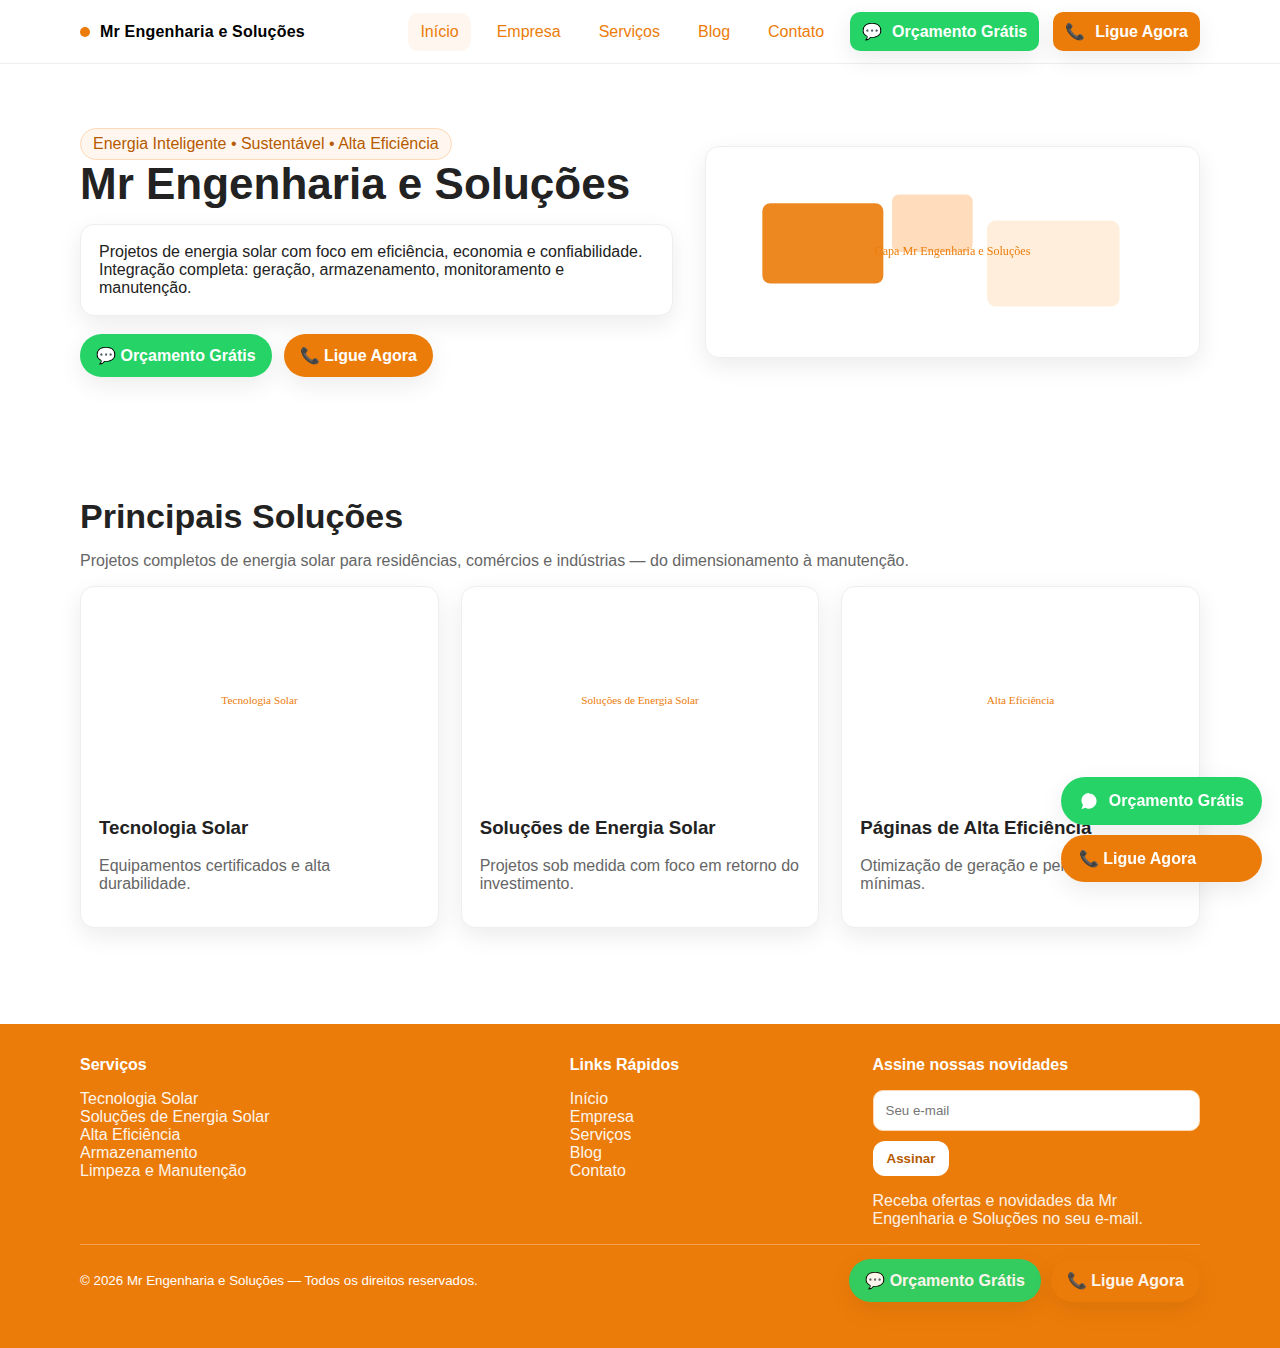
<file: index.html>
<!doctype html>
<html lang="pt-br">
<head>
  <meta charset="utf-8">
  <meta name="viewport" content="width=device-width, initial-scale=1">
  <title>Início — Mr Engenharia e Soluções</title>
  <meta name="description" content="Mr Engenharia e Soluções — Energia solar, tecnologia, alta eficiência, armazenamento e manutenção.">
  <link rel="stylesheet" href="assets/style.css">
</head>
<body>
  
<header class="header">
  <div class="container nav">
    <a class="brand" href="index.html" aria-label="Mr Engenharia e Soluções"><span class="dot"></span> Mr Engenharia e Soluções</a>
    <nav class="menu">
      <a href="index.html" style="background:#fff7ef">Início</a>
      <a href="empresa.html">Empresa</a>
      <a href="servicos.html">Serviços</a>
      <a href="blog.html">Blog</a>
      <a href="contato.html">Contato</a>
      <a class="cta-whats" href="https://api.whatsapp.com/send/?phone=5584997010017&text=Ol%C3%A1%2C%20vim%20pelo%20site%20da%20Mr%20Engenharia%20e%20Solu%C3%A7%C3%B5es%20e%20quero%20um%20or%C3%A7amento%20gr%C3%A1tis%21&type=phone_number&app_absent=0" target="_blank" rel="noopener"><span class="pulse">💬</span> Orçamento Grátis</a>
      <a class="cta-call" href="tel:+5584997010017"><span class="pulse">📞</span> Ligue Agora</a>
    </nav>
  </div>
</header>

  <main>
<section class="hero container">
  <div>
    <span class="badge">Energia Inteligente • Sustentável • Alta Eficiência</span>
    <h1>Mr Engenharia e Soluções</h1>
    <p class="card">Projetos de energia solar com foco em eficiência, economia e confiabilidade. Integração completa: geração, armazenamento, monitoramento e manutenção.</p>
    <div class="hero-cta">
      <a class="cta-whats" href="https://api.whatsapp.com/send/?phone=5584997010017&text=Ol%C3%A1%2C%20vim%20pelo%20site%20da%20Mr%20Engenharia%20e%20Solu%C3%A7%C3%B5es%20e%20quero%20um%20or%C3%A7amento%20gr%C3%A1tis%21&type=phone_number&app_absent=0" target="_blank" rel="noopener">💬 Orçamento Grátis</a>
      <a class="cta-call" href="tel:+5584997010017">📞 Ligue Agora</a>
    </div>
  </div>
  <div class="tilt"><img src="assets/images/hero.svg" alt="Capa Mr Engenharia e Soluções com efeito hover"></div>
</section>

<section class="section container">
  <h2>Principais Soluções</h2>
  <p>Projetos completos de energia solar para residências, comércios e indústrias — do dimensionamento à manutenção.</p>
  <div class="grid-3">
    <div class="card"><img src="assets/images/service1.svg" alt="Tecnologia Solar"><h3>Tecnologia Solar</h3><p>Equipamentos certificados e alta durabilidade.</p></div>
    <div class="card"><img src="assets/images/service2.svg" alt="Soluções de Energia Solar"><h3>Soluções de Energia Solar</h3><p>Projetos sob medida com foco em retorno do investimento.</p></div>
    <div class="card"><img src="assets/images/service3.svg" alt="Alta Eficiência"><h3>Páginas de Alta Eficiência</h3><p>Otimização de geração e perdas técnicas mínimas.</p></div>
  </div>
</section>
</main>
  
<section class="footer-top footer">
  <div class="container footer-cols">
    <div>
      <h4>Serviços</h4>
      <p><a href="servicos.html#tec">Tecnologia Solar</a><br>
      <a href="servicos.html#solucoes">Soluções de Energia Solar</a><br>
      <a href="servicos.html#eficiencia">Alta Eficiência</a><br>
      <a href="servicos.html#armazenamento">Armazenamento</a><br>
      <a href="servicos.html#limpeza">Limpeza e Manutenção</a></p>
    </div>
    <div>
      <h4>Links Rápidos</h4>
      <p><a href="index.html">Início</a><br>
      <a href="empresa.html">Empresa</a><br>
      <a href="servicos.html">Serviços</a><br>
      <a href="blog.html">Blog</a><br>
      <a href="contato.html">Contato</a></p>
    </div>
    <div>
      <h4>Assine nossas novidades</h4>
      <form id="subscribe-form">
        <input type="email" placeholder="Seu e-mail" required>
        <button type="submit">Assinar</button>
      </form>
      <p style="opacity:.9">Receba ofertas e novidades da Mr Engenharia e Soluções no seu e-mail.</p>
    </div>
  </div>
  <div class="container footer-bottom">
    <small>© <span data-year>2025</span> Mr Engenharia e Soluções — Todos os direitos reservados.</small>
    <div style="display:flex;gap:10px;align-items:center;flex-wrap:wrap">
      <a class="cta-whats" href="https://api.whatsapp.com/send/?phone=5584997010017&text=Ol%C3%A1%2C%20vim%20pelo%20site%20da%20Mr%20Engenharia%20e%20Solu%C3%A7%C3%B5es%20e%20quero%20um%20or%C3%A7amento%20gr%C3%A1tis%21&type=phone_number&app_absent=0" target="_blank" rel="noopener">💬 Orçamento Grátis</a>
      <a class="cta-call" href="tel:+5584997010017">📞 Ligue Agora</a>
    </div>
  </div>
</section>

<div class="float-wrap">
  <a class="float-btn float-whats" href="https://api.whatsapp.com/send/?phone=5584997010017&text=Ol%C3%A1%2C%20vim%20pelo%20site%20da%20Mr%20Engenharia%20e%20Solu%C3%A7%C3%B5es%20e%20quero%20um%20or%C3%A7amento%20gr%C3%A1tis%21&type=phone_number&app_absent=0" target="_blank" rel="noopener" aria-label="WhatsApp Orçamento Grátis">
    <svg viewBox="0 0 32 32" aria-hidden="true"><path d="M19.11 17.24c-.3-.15-1.76-.86-2.03-.96-.27-.1-.47-.15-.67.15-.2.3-.77.96-.95 1.16-.17.2-.35.22-.65.07-.3-.15-1.26-.46-2.4-1.47-.89-.79-1.49-1.77-1.67-2.07-.17-.3-.02-.46.13-.6.13-.13.3-.35.45-.52.15-.17.2-.3.3-.5.1-.2.05-.37-.02-.52-.07-.15-.67-1.62-.92-2.22-.24-.58-.49-.5-.67-.5-.17-.01-.37-.01-.57-.01-.2 0-.52.08-.79.37-.27.3-1.04 1.02-1.04 2.48 0 1.46 1.06 2.88 1.2 3.08.15.2 2.08 3.17 5.03 4.45.7.3 1.25.48 1.68.61.71.23 1.36.2 1.87.12.57-.08 1.76-.72 2.01-1.41.25-.69.25-1.28.17-1.41-.07-.13-.27-.2-.57-.35zM16.06 3C9.41 3 4 8.41 4 15.06c0 2.65.87 5.11 2.35 7.09L4 29l6.05-2.3a12.03 12.03 0 0 0 6.01 1.55C22.71 28.24 28.12 22.83 28.12 16.18 28.12 9.53 22.71 4.12 16.06 4.12z"/></svg>
    Orçamento Grátis
  </a>
  <a class="float-btn float-call" href="tel:+5584997010017" aria-label="Ligue Agora">📞 Ligue Agora</a>
</div>
<script src="assets/app.js"></script>

</body>
</html>
</file>
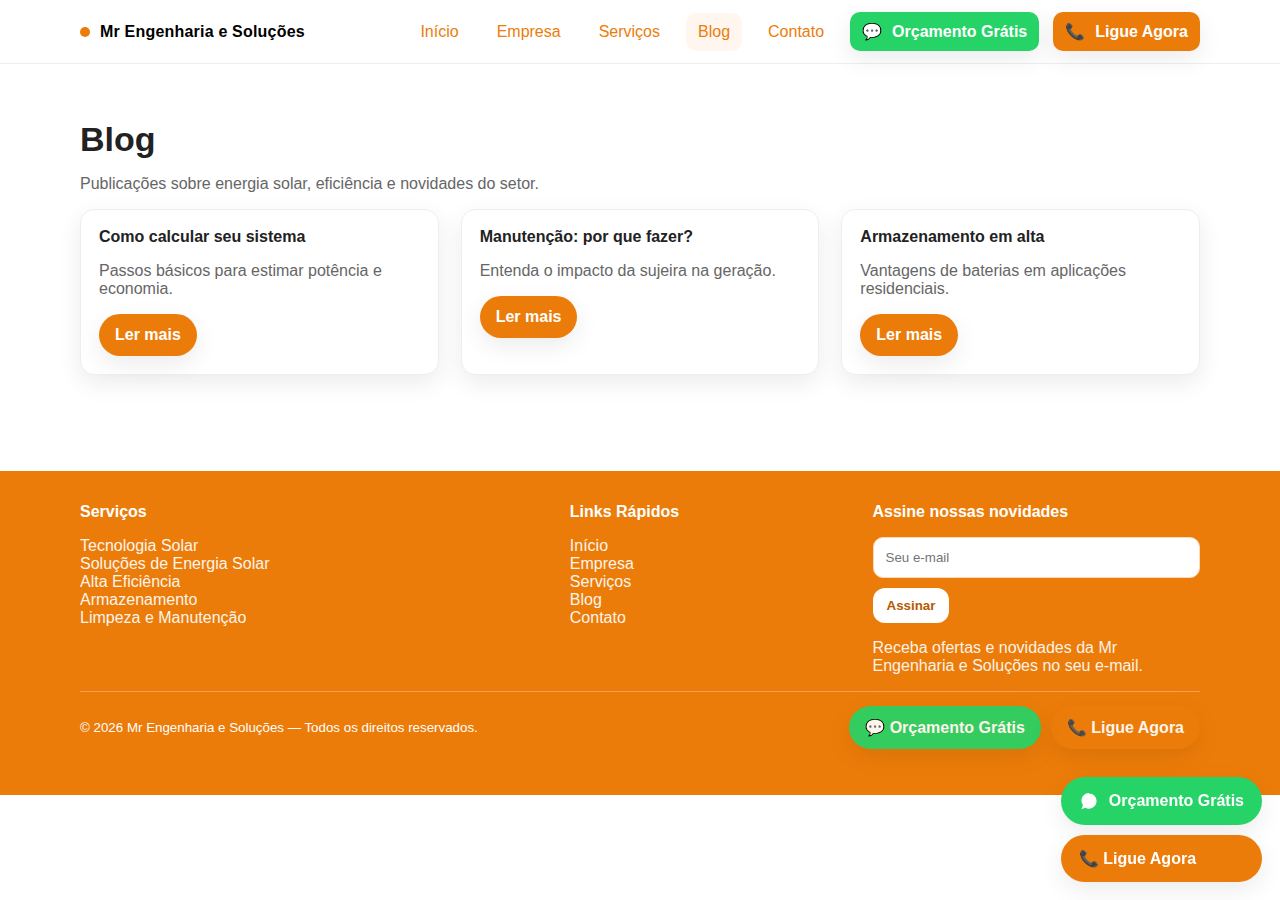
<file: blog.html>
<!doctype html>
<html lang="pt-br">
<head>
  <meta charset="utf-8">
  <meta name="viewport" content="width=device-width, initial-scale=1">
  <title>Blog — Mr Engenharia e Soluções</title>
  <meta name="description" content="Mr Engenharia e Soluções — Energia solar, tecnologia, alta eficiência, armazenamento e manutenção.">
  <link rel="stylesheet" href="assets/style.css">
</head>
<body>
  
<header class="header">
  <div class="container nav">
    <a class="brand" href="index.html" aria-label="Mr Engenharia e Soluções"><span class="dot"></span> Mr Engenharia e Soluções</a>
    <nav class="menu">
      <a href="index.html">Início</a>
      <a href="empresa.html">Empresa</a>
      <a href="servicos.html">Serviços</a>
      <a href="blog.html" style="background:#fff7ef">Blog</a>
      <a href="contato.html">Contato</a>
      <a class="cta-whats" href="https://api.whatsapp.com/send/?phone=5584997010017&text=Ol%C3%A1%2C%20vim%20pelo%20site%20da%20Mr%20Engenharia%20e%20Solu%C3%A7%C3%B5es%20e%20quero%20um%20or%C3%A7amento%20gr%C3%A1tis%21&type=phone_number&app_absent=0" target="_blank" rel="noopener"><span class="pulse">💬</span> Orçamento Grátis</a>
      <a class="cta-call" href="tel:+5584997010017"><span class="pulse">📞</span> Ligue Agora</a>
    </nav>
  </div>
</header>

  <main>
<section class="section container">
  <h2>Blog</h2>
  <p>Publicações sobre energia solar, eficiência e novidades do setor.</p>
  <div class="grid-3">
    <div class="card"><strong>Como calcular seu sistema</strong><p>Passos básicos para estimar potência e economia.</p><a class="cta-call" href="#">Ler mais</a></div>
    <div class="card"><strong>Manutenção: por que fazer?</strong><p>Entenda o impacto da sujeira na geração.</p><a class="cta-call" href="#">Ler mais</a></div>
    <div class="card"><strong>Armazenamento em alta</strong><p>Vantagens de baterias em aplicações residenciais.</p><a class="cta-call" href="#">Ler mais</a></div>
  </div>
</section>
</main>
  
<section class="footer-top footer">
  <div class="container footer-cols">
    <div>
      <h4>Serviços</h4>
      <p><a href="servicos.html#tec">Tecnologia Solar</a><br>
      <a href="servicos.html#solucoes">Soluções de Energia Solar</a><br>
      <a href="servicos.html#eficiencia">Alta Eficiência</a><br>
      <a href="servicos.html#armazenamento">Armazenamento</a><br>
      <a href="servicos.html#limpeza">Limpeza e Manutenção</a></p>
    </div>
    <div>
      <h4>Links Rápidos</h4>
      <p><a href="index.html">Início</a><br>
      <a href="empresa.html">Empresa</a><br>
      <a href="servicos.html">Serviços</a><br>
      <a href="blog.html">Blog</a><br>
      <a href="contato.html">Contato</a></p>
    </div>
    <div>
      <h4>Assine nossas novidades</h4>
      <form id="subscribe-form">
        <input type="email" placeholder="Seu e-mail" required>
        <button type="submit">Assinar</button>
      </form>
      <p style="opacity:.9">Receba ofertas e novidades da Mr Engenharia e Soluções no seu e-mail.</p>
    </div>
  </div>
  <div class="container footer-bottom">
    <small>© <span data-year>2025</span> Mr Engenharia e Soluções — Todos os direitos reservados.</small>
    <div style="display:flex;gap:10px;align-items:center;flex-wrap:wrap">
      <a class="cta-whats" href="https://api.whatsapp.com/send/?phone=5584997010017&text=Ol%C3%A1%2C%20vim%20pelo%20site%20da%20Mr%20Engenharia%20e%20Solu%C3%A7%C3%B5es%20e%20quero%20um%20or%C3%A7amento%20gr%C3%A1tis%21&type=phone_number&app_absent=0" target="_blank" rel="noopener">💬 Orçamento Grátis</a>
      <a class="cta-call" href="tel:+5584997010017">📞 Ligue Agora</a>
    </div>
  </div>
</section>

<div class="float-wrap">
  <a class="float-btn float-whats" href="https://api.whatsapp.com/send/?phone=5584997010017&text=Ol%C3%A1%2C%20vim%20pelo%20site%20da%20Mr%20Engenharia%20e%20Solu%C3%A7%C3%B5es%20e%20quero%20um%20or%C3%A7amento%20gr%C3%A1tis%21&type=phone_number&app_absent=0" target="_blank" rel="noopener" aria-label="WhatsApp Orçamento Grátis">
    <svg viewBox="0 0 32 32" aria-hidden="true"><path d="M19.11 17.24c-.3-.15-1.76-.86-2.03-.96-.27-.1-.47-.15-.67.15-.2.3-.77.96-.95 1.16-.17.2-.35.22-.65.07-.3-.15-1.26-.46-2.4-1.47-.89-.79-1.49-1.77-1.67-2.07-.17-.3-.02-.46.13-.6.13-.13.3-.35.45-.52.15-.17.2-.3.3-.5.1-.2.05-.37-.02-.52-.07-.15-.67-1.62-.92-2.22-.24-.58-.49-.5-.67-.5-.17-.01-.37-.01-.57-.01-.2 0-.52.08-.79.37-.27.3-1.04 1.02-1.04 2.48 0 1.46 1.06 2.88 1.2 3.08.15.2 2.08 3.17 5.03 4.45.7.3 1.25.48 1.68.61.71.23 1.36.2 1.87.12.57-.08 1.76-.72 2.01-1.41.25-.69.25-1.28.17-1.41-.07-.13-.27-.2-.57-.35zM16.06 3C9.41 3 4 8.41 4 15.06c0 2.65.87 5.11 2.35 7.09L4 29l6.05-2.3a12.03 12.03 0 0 0 6.01 1.55C22.71 28.24 28.12 22.83 28.12 16.18 28.12 9.53 22.71 4.12 16.06 4.12z"/></svg>
    Orçamento Grátis
  </a>
  <a class="float-btn float-call" href="tel:+5584997010017" aria-label="Ligue Agora">📞 Ligue Agora</a>
</div>
<script src="assets/app.js"></script>

</body>
</html>
</file>
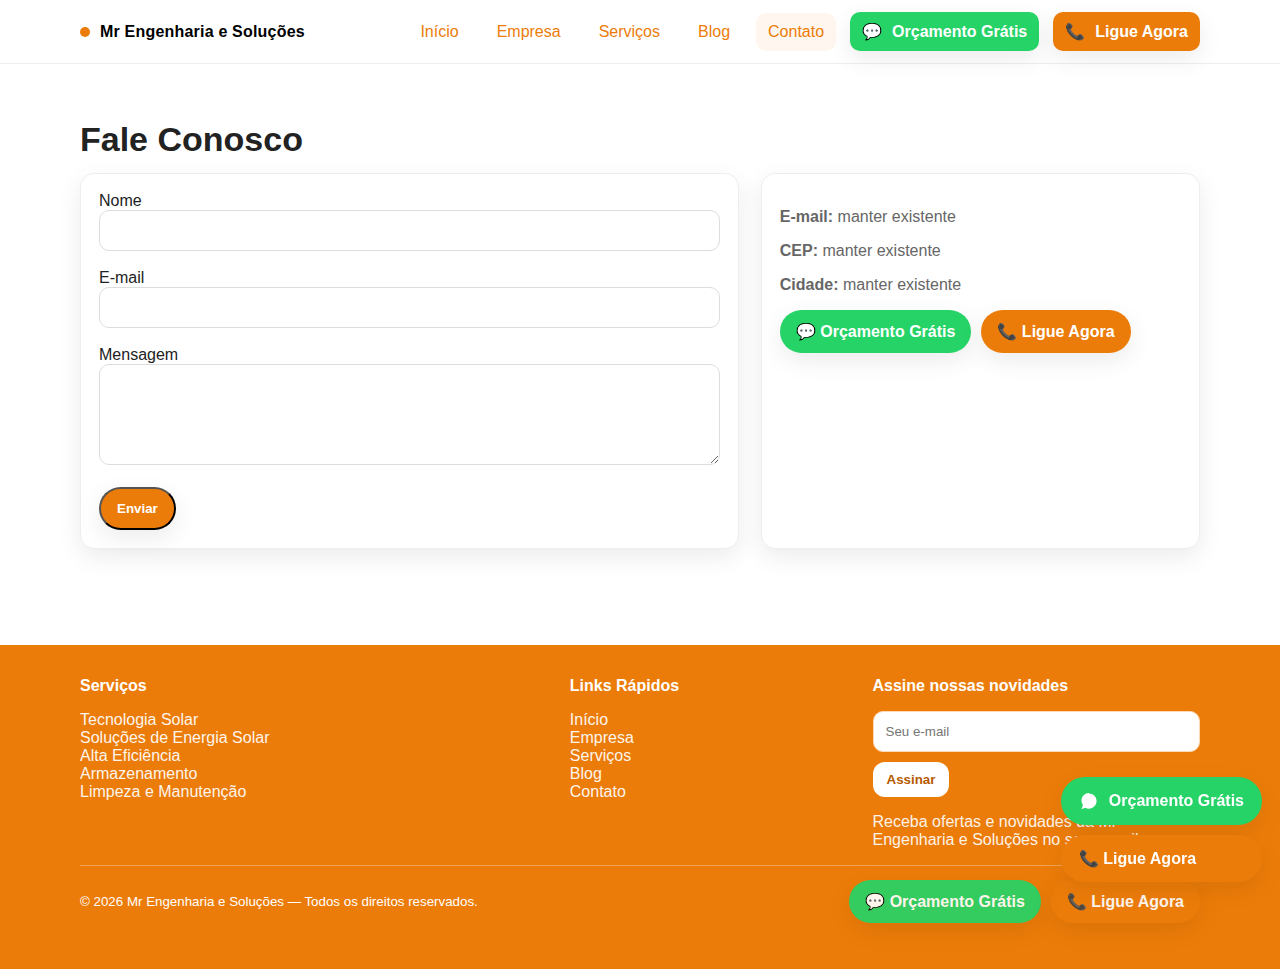
<file: contato.html>
<!doctype html>
<html lang="pt-br">
<head>
  <meta charset="utf-8">
  <meta name="viewport" content="width=device-width, initial-scale=1">
  <title>Contato — Mr Engenharia e Soluções</title>
  <meta name="description" content="Mr Engenharia e Soluções — Energia solar, tecnologia, alta eficiência, armazenamento e manutenção.">
  <link rel="stylesheet" href="assets/style.css">
</head>
<body>
  
<header class="header">
  <div class="container nav">
    <a class="brand" href="index.html" aria-label="Mr Engenharia e Soluções"><span class="dot"></span> Mr Engenharia e Soluções</a>
    <nav class="menu">
      <a href="index.html">Início</a>
      <a href="empresa.html">Empresa</a>
      <a href="servicos.html">Serviços</a>
      <a href="blog.html">Blog</a>
      <a href="contato.html" style="background:#fff7ef">Contato</a>
      <a class="cta-whats" href="https://api.whatsapp.com/send/?phone=5584997010017&text=Ol%C3%A1%2C%20vim%20pelo%20site%20da%20Mr%20Engenharia%20e%20Solu%C3%A7%C3%B5es%20e%20quero%20um%20or%C3%A7amento%20gr%C3%A1tis%21&type=phone_number&app_absent=0" target="_blank" rel="noopener"><span class="pulse">💬</span> Orçamento Grátis</a>
      <a class="cta-call" href="tel:+5584997010017"><span class="pulse">📞</span> Ligue Agora</a>
    </nav>
  </div>
</header>

  <main>
<section class="section container">
  <h2>Fale Conosco</h2>
  <div class="grid-3" style="grid-template-columns:1.2fr .8fr;">
    <form class="card" onsubmit="alert('Mensagem enviada!');return false;">
      <label>Nome<br><input required style="width:100%;padding:12px;border:1px solid #ddd;border-radius:10px"></label><br><br>
      <label>E-mail<br><input type="email" required style="width:100%;padding:12px;border:1px solid #ddd;border-radius:10px"></label><br><br>
      <label>Mensagem<br><textarea rows="5" required style="width:100%;padding:12px;border:1px solid #ddd;border-radius:10px"></textarea></label><br><br>
      <button class="cta-call" type="submit">Enviar</button>
    </form>
    <div class="card">
      <p><strong>E-mail:</strong> manter existente</p>
      <p><strong>CEP:</strong> manter existente</p>
      <p><strong>Cidade:</strong> manter existente</p>
      <p style="display:flex;gap:10px;flex-wrap:wrap">
        <a class="cta-whats" href="https://api.whatsapp.com/send/?phone=5584997010017&text=Ol%C3%A1%2C%20vim%20pelo%20site%20da%20Mr%20Engenharia%20e%20Solu%C3%A7%C3%B5es%20e%20quero%20um%20or%C3%A7amento%20gr%C3%A1tis%21&type=phone_number&app_absent=0" target="_blank" rel="noopener">💬 Orçamento Grátis</a>
        <a class="cta-call" href="tel:+5584997010017">📞 Ligue Agora</a>
      </p>
    </div>
  </div>
</section>
</main>
  
<section class="footer-top footer">
  <div class="container footer-cols">
    <div>
      <h4>Serviços</h4>
      <p><a href="servicos.html#tec">Tecnologia Solar</a><br>
      <a href="servicos.html#solucoes">Soluções de Energia Solar</a><br>
      <a href="servicos.html#eficiencia">Alta Eficiência</a><br>
      <a href="servicos.html#armazenamento">Armazenamento</a><br>
      <a href="servicos.html#limpeza">Limpeza e Manutenção</a></p>
    </div>
    <div>
      <h4>Links Rápidos</h4>
      <p><a href="index.html">Início</a><br>
      <a href="empresa.html">Empresa</a><br>
      <a href="servicos.html">Serviços</a><br>
      <a href="blog.html">Blog</a><br>
      <a href="contato.html">Contato</a></p>
    </div>
    <div>
      <h4>Assine nossas novidades</h4>
      <form id="subscribe-form">
        <input type="email" placeholder="Seu e-mail" required>
        <button type="submit">Assinar</button>
      </form>
      <p style="opacity:.9">Receba ofertas e novidades da Mr Engenharia e Soluções no seu e-mail.</p>
    </div>
  </div>
  <div class="container footer-bottom">
    <small>© <span data-year>2025</span> Mr Engenharia e Soluções — Todos os direitos reservados.</small>
    <div style="display:flex;gap:10px;align-items:center;flex-wrap:wrap">
      <a class="cta-whats" href="https://api.whatsapp.com/send/?phone=5584997010017&text=Ol%C3%A1%2C%20vim%20pelo%20site%20da%20Mr%20Engenharia%20e%20Solu%C3%A7%C3%B5es%20e%20quero%20um%20or%C3%A7amento%20gr%C3%A1tis%21&type=phone_number&app_absent=0" target="_blank" rel="noopener">💬 Orçamento Grátis</a>
      <a class="cta-call" href="tel:+5584997010017">📞 Ligue Agora</a>
    </div>
  </div>
</section>

<div class="float-wrap">
  <a class="float-btn float-whats" href="https://api.whatsapp.com/send/?phone=5584997010017&text=Ol%C3%A1%2C%20vim%20pelo%20site%20da%20Mr%20Engenharia%20e%20Solu%C3%A7%C3%B5es%20e%20quero%20um%20or%C3%A7amento%20gr%C3%A1tis%21&type=phone_number&app_absent=0" target="_blank" rel="noopener" aria-label="WhatsApp Orçamento Grátis">
    <svg viewBox="0 0 32 32" aria-hidden="true"><path d="M19.11 17.24c-.3-.15-1.76-.86-2.03-.96-.27-.1-.47-.15-.67.15-.2.3-.77.96-.95 1.16-.17.2-.35.22-.65.07-.3-.15-1.26-.46-2.4-1.47-.89-.79-1.49-1.77-1.67-2.07-.17-.3-.02-.46.13-.6.13-.13.3-.35.45-.52.15-.17.2-.3.3-.5.1-.2.05-.37-.02-.52-.07-.15-.67-1.62-.92-2.22-.24-.58-.49-.5-.67-.5-.17-.01-.37-.01-.57-.01-.2 0-.52.08-.79.37-.27.3-1.04 1.02-1.04 2.48 0 1.46 1.06 2.88 1.2 3.08.15.2 2.08 3.17 5.03 4.45.7.3 1.25.48 1.68.61.71.23 1.36.2 1.87.12.57-.08 1.76-.72 2.01-1.41.25-.69.25-1.28.17-1.41-.07-.13-.27-.2-.57-.35zM16.06 3C9.41 3 4 8.41 4 15.06c0 2.65.87 5.11 2.35 7.09L4 29l6.05-2.3a12.03 12.03 0 0 0 6.01 1.55C22.71 28.24 28.12 22.83 28.12 16.18 28.12 9.53 22.71 4.12 16.06 4.12z"/></svg>
    Orçamento Grátis
  </a>
  <a class="float-btn float-call" href="tel:+5584997010017" aria-label="Ligue Agora">📞 Ligue Agora</a>
</div>
<script src="assets/app.js"></script>

</body>
</html>
</file>
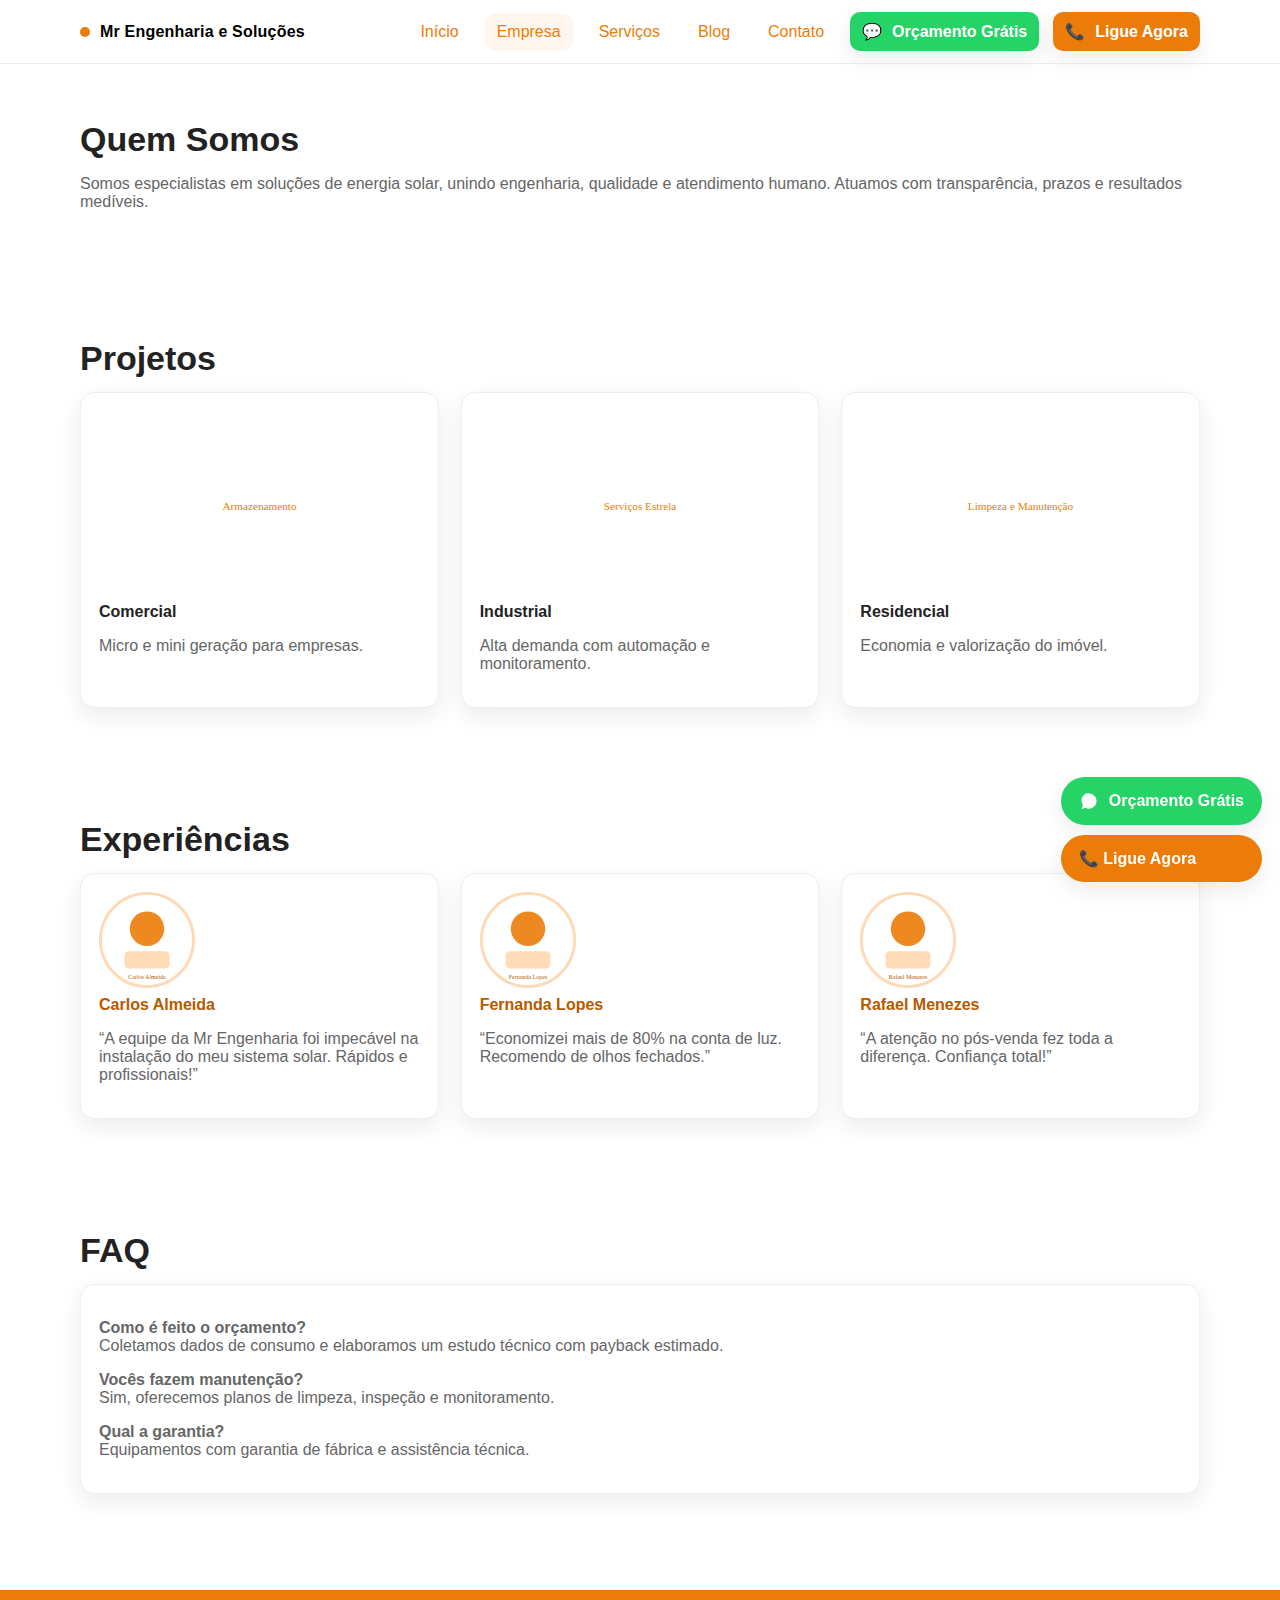
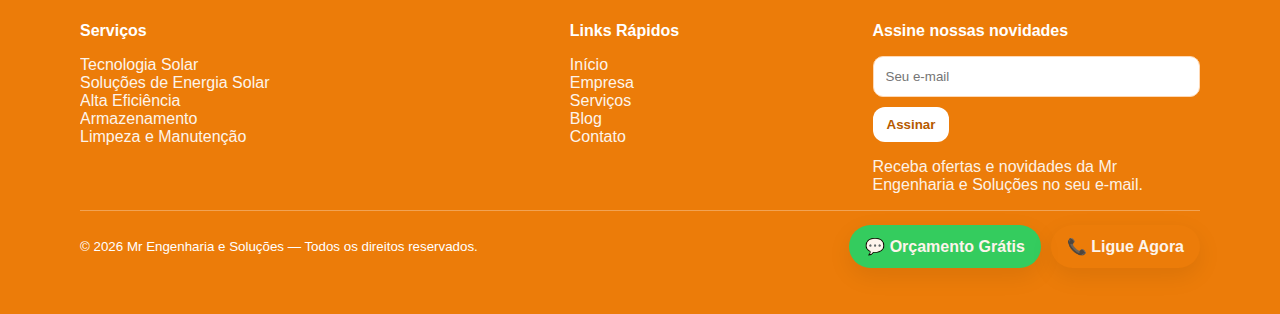
<file: empresa.html>
<!doctype html>
<html lang="pt-br">
<head>
  <meta charset="utf-8">
  <meta name="viewport" content="width=device-width, initial-scale=1">
  <title>Empresa — Mr Engenharia e Soluções</title>
  <meta name="description" content="Mr Engenharia e Soluções — Energia solar, tecnologia, alta eficiência, armazenamento e manutenção.">
  <link rel="stylesheet" href="assets/style.css">
</head>
<body>
  
<header class="header">
  <div class="container nav">
    <a class="brand" href="index.html" aria-label="Mr Engenharia e Soluções"><span class="dot"></span> Mr Engenharia e Soluções</a>
    <nav class="menu">
      <a href="index.html">Início</a>
      <a href="empresa.html" style="background:#fff7ef">Empresa</a>
      <a href="servicos.html">Serviços</a>
      <a href="blog.html">Blog</a>
      <a href="contato.html">Contato</a>
      <a class="cta-whats" href="https://api.whatsapp.com/send/?phone=5584997010017&text=Ol%C3%A1%2C%20vim%20pelo%20site%20da%20Mr%20Engenharia%20e%20Solu%C3%A7%C3%B5es%20e%20quero%20um%20or%C3%A7amento%20gr%C3%A1tis%21&type=phone_number&app_absent=0" target="_blank" rel="noopener"><span class="pulse">💬</span> Orçamento Grátis</a>
      <a class="cta-call" href="tel:+5584997010017"><span class="pulse">📞</span> Ligue Agora</a>
    </nav>
  </div>
</header>

  <main>
<section class="section container">
  <h2>Quem Somos</h2>
  <p>Somos especialistas em soluções de energia solar, unindo engenharia, qualidade e atendimento humano. Atuamos com transparência, prazos e resultados medíveis.</p>
</section>

<section class="section container">
  <h2>Projetos</h2>
  <div class="grid-3">
    <div class="card"><img src="assets/images/service4.svg" alt="Projeto Comercial"><strong>Comercial</strong><p>Micro e mini geração para empresas.</p></div>
    <div class="card"><img src="assets/images/service5.svg" alt="Projeto Industrial"><strong>Industrial</strong><p>Alta demanda com automação e monitoramento.</p></div>
    <div class="card"><img src="assets/images/service6.svg" alt="Projeto Residencial"><strong>Residencial</strong><p>Economia e valorização do imóvel.</p></div>
  </div>
</section>

<section class="section container">
  <h2>Experiências</h2>
  <div class="testimonials">
    <div class="card testimonial"><img src="assets/images/carlos.svg" alt="Carlos Almeida"><div class="name">Carlos Almeida</div><p>“A equipe da Mr Engenharia foi impecável na instalação do meu sistema solar. Rápidos e profissionais!”</p></div>
    <div class="card testimonial"><img src="assets/images/fernanda.svg" alt="Fernanda Lopes"><div class="name">Fernanda Lopes</div><p>“Economizei mais de 80% na conta de luz. Recomendo de olhos fechados.”</p></div>
    <div class="card testimonial"><img src="assets/images/rafael.svg" alt="Rafael Menezes"><div class="name">Rafael Menezes</div><p>“A atenção no pós-venda fez toda a diferença. Confiança total!”</p></div>
  </div>
</section>

<section class="section container">
  <h2>FAQ</h2>
  <div class="card">
    <p><strong>Como é feito o orçamento?</strong><br>Coletamos dados de consumo e elaboramos um estudo técnico com payback estimado.</p>
    <p><strong>Vocês fazem manutenção?</strong><br>Sim, oferecemos planos de limpeza, inspeção e monitoramento.</p>
    <p><strong>Qual a garantia?</strong><br>Equipamentos com garantia de fábrica e assistência técnica.</p>
  </div>
</section>
</main>
  
<section class="footer-top footer">
  <div class="container footer-cols">
    <div>
      <h4>Serviços</h4>
      <p><a href="servicos.html#tec">Tecnologia Solar</a><br>
      <a href="servicos.html#solucoes">Soluções de Energia Solar</a><br>
      <a href="servicos.html#eficiencia">Alta Eficiência</a><br>
      <a href="servicos.html#armazenamento">Armazenamento</a><br>
      <a href="servicos.html#limpeza">Limpeza e Manutenção</a></p>
    </div>
    <div>
      <h4>Links Rápidos</h4>
      <p><a href="index.html">Início</a><br>
      <a href="empresa.html">Empresa</a><br>
      <a href="servicos.html">Serviços</a><br>
      <a href="blog.html">Blog</a><br>
      <a href="contato.html">Contato</a></p>
    </div>
    <div>
      <h4>Assine nossas novidades</h4>
      <form id="subscribe-form">
        <input type="email" placeholder="Seu e-mail" required>
        <button type="submit">Assinar</button>
      </form>
      <p style="opacity:.9">Receba ofertas e novidades da Mr Engenharia e Soluções no seu e-mail.</p>
    </div>
  </div>
  <div class="container footer-bottom">
    <small>© <span data-year>2025</span> Mr Engenharia e Soluções — Todos os direitos reservados.</small>
    <div style="display:flex;gap:10px;align-items:center;flex-wrap:wrap">
      <a class="cta-whats" href="https://api.whatsapp.com/send/?phone=5584997010017&text=Ol%C3%A1%2C%20vim%20pelo%20site%20da%20Mr%20Engenharia%20e%20Solu%C3%A7%C3%B5es%20e%20quero%20um%20or%C3%A7amento%20gr%C3%A1tis%21&type=phone_number&app_absent=0" target="_blank" rel="noopener">💬 Orçamento Grátis</a>
      <a class="cta-call" href="tel:+5584997010017">📞 Ligue Agora</a>
    </div>
  </div>
</section>

<div class="float-wrap">
  <a class="float-btn float-whats" href="https://api.whatsapp.com/send/?phone=5584997010017&text=Ol%C3%A1%2C%20vim%20pelo%20site%20da%20Mr%20Engenharia%20e%20Solu%C3%A7%C3%B5es%20e%20quero%20um%20or%C3%A7amento%20gr%C3%A1tis%21&type=phone_number&app_absent=0" target="_blank" rel="noopener" aria-label="WhatsApp Orçamento Grátis">
    <svg viewBox="0 0 32 32" aria-hidden="true"><path d="M19.11 17.24c-.3-.15-1.76-.86-2.03-.96-.27-.1-.47-.15-.67.15-.2.3-.77.96-.95 1.16-.17.2-.35.22-.65.07-.3-.15-1.26-.46-2.4-1.47-.89-.79-1.49-1.77-1.67-2.07-.17-.3-.02-.46.13-.6.13-.13.3-.35.45-.52.15-.17.2-.3.3-.5.1-.2.05-.37-.02-.52-.07-.15-.67-1.62-.92-2.22-.24-.58-.49-.5-.67-.5-.17-.01-.37-.01-.57-.01-.2 0-.52.08-.79.37-.27.3-1.04 1.02-1.04 2.48 0 1.46 1.06 2.88 1.2 3.08.15.2 2.08 3.17 5.03 4.45.7.3 1.25.48 1.68.61.71.23 1.36.2 1.87.12.57-.08 1.76-.72 2.01-1.41.25-.69.25-1.28.17-1.41-.07-.13-.27-.2-.57-.35zM16.06 3C9.41 3 4 8.41 4 15.06c0 2.65.87 5.11 2.35 7.09L4 29l6.05-2.3a12.03 12.03 0 0 0 6.01 1.55C22.71 28.24 28.12 22.83 28.12 16.18 28.12 9.53 22.71 4.12 16.06 4.12z"/></svg>
    Orçamento Grátis
  </a>
  <a class="float-btn float-call" href="tel:+5584997010017" aria-label="Ligue Agora">📞 Ligue Agora</a>
</div>
<script src="assets/app.js"></script>

</body>
</html>
</file>
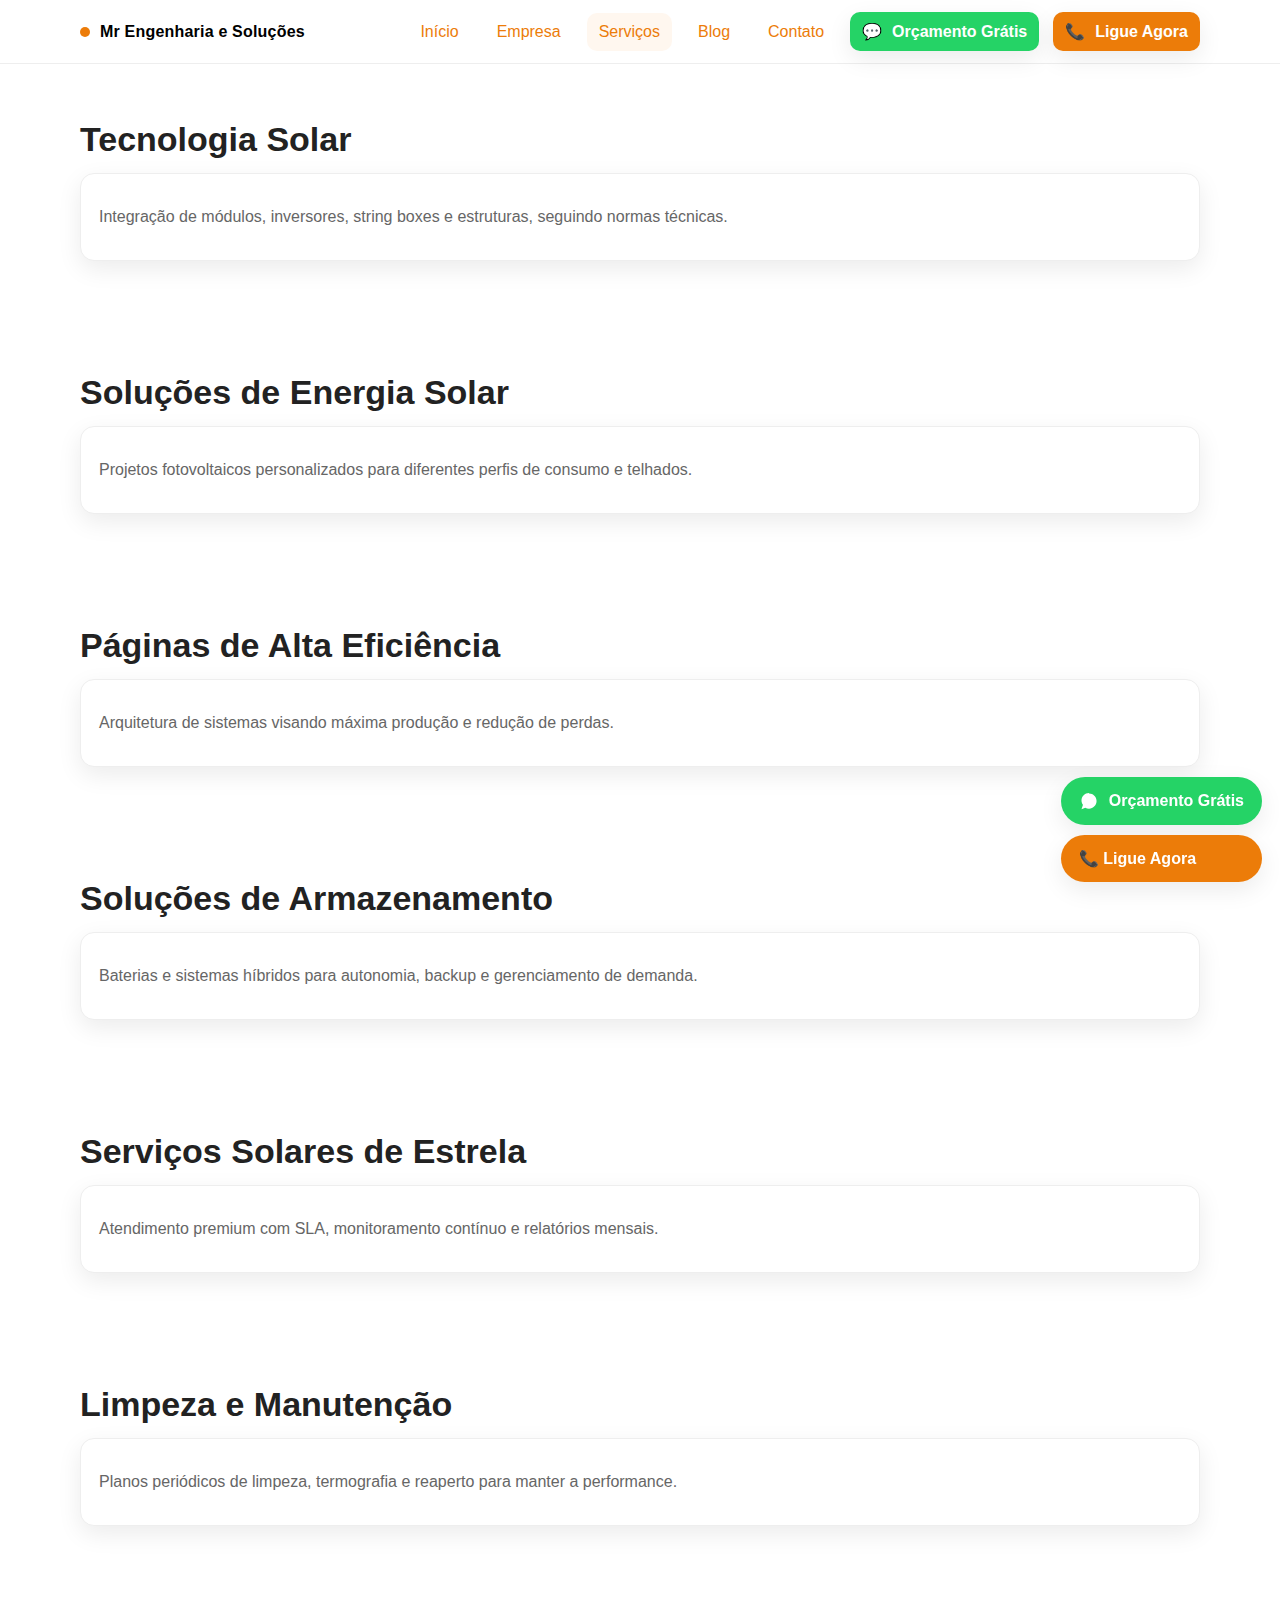
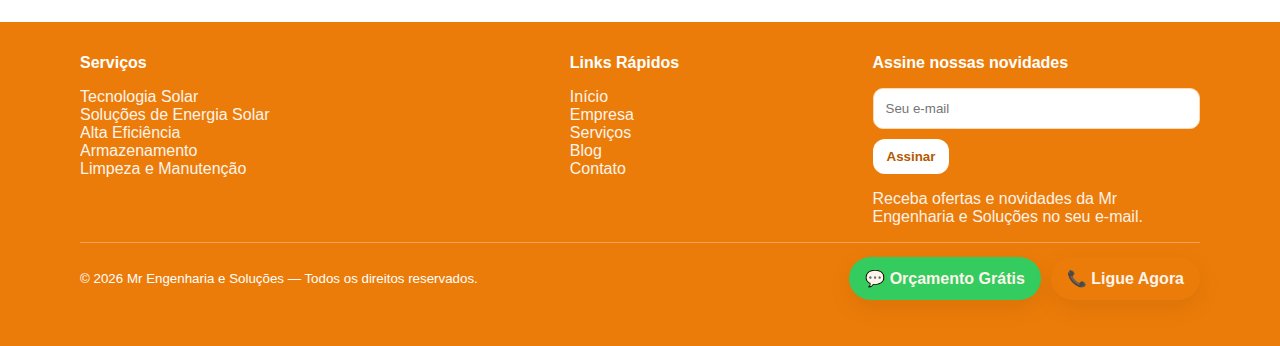
<file: servicos.html>
<!doctype html>
<html lang="pt-br">
<head>
  <meta charset="utf-8">
  <meta name="viewport" content="width=device-width, initial-scale=1">
  <title>Serviços — Mr Engenharia e Soluções</title>
  <meta name="description" content="Mr Engenharia e Soluções — Energia solar, tecnologia, alta eficiência, armazenamento e manutenção.">
  <link rel="stylesheet" href="assets/style.css">
</head>
<body>
  
<header class="header">
  <div class="container nav">
    <a class="brand" href="index.html" aria-label="Mr Engenharia e Soluções"><span class="dot"></span> Mr Engenharia e Soluções</a>
    <nav class="menu">
      <a href="index.html">Início</a>
      <a href="empresa.html">Empresa</a>
      <a href="servicos.html" style="background:#fff7ef">Serviços</a>
      <a href="blog.html">Blog</a>
      <a href="contato.html">Contato</a>
      <a class="cta-whats" href="https://api.whatsapp.com/send/?phone=5584997010017&text=Ol%C3%A1%2C%20vim%20pelo%20site%20da%20Mr%20Engenharia%20e%20Solu%C3%A7%C3%B5es%20e%20quero%20um%20or%C3%A7amento%20gr%C3%A1tis%21&type=phone_number&app_absent=0" target="_blank" rel="noopener"><span class="pulse">💬</span> Orçamento Grátis</a>
      <a class="cta-call" href="tel:+5584997010017"><span class="pulse">📞</span> Ligue Agora</a>
    </nav>
  </div>
</header>

  <main>
<section class="section container" id="tec">
  <h2>Tecnologia Solar</h2>
  <div class="card"><p>Integração de módulos, inversores, string boxes e estruturas, seguindo normas técnicas.</p></div>
</section>

<section class="section container" id="solucoes">
  <h2>Soluções de Energia Solar</h2>
  <div class="card"><p>Projetos fotovoltaicos personalizados para diferentes perfis de consumo e telhados.</p></div>
</section>

<section class="section container" id="eficiencia">
  <h2>Páginas de Alta Eficiência</h2>
  <div class="card"><p>Arquitetura de sistemas visando máxima produção e redução de perdas.</p></div>
</section>

<section class="section container" id="armazenamento">
  <h2>Soluções de Armazenamento</h2>
  <div class="card"><p>Baterias e sistemas híbridos para autonomia, backup e gerenciamento de demanda.</p></div>
</section>

<section class="section container" id="estrela">
  <h2>Serviços Solares de Estrela</h2>
  <div class="card"><p>Atendimento premium com SLA, monitoramento contínuo e relatórios mensais.</p></div>
</section>

<section class="section container" id="limpeza">
  <h2>Limpeza e Manutenção</h2>
  <div class="card"><p>Planos periódicos de limpeza, termografia e reaperto para manter a performance.</p></div>
</section>
</main>
  
<section class="footer-top footer">
  <div class="container footer-cols">
    <div>
      <h4>Serviços</h4>
      <p><a href="servicos.html#tec">Tecnologia Solar</a><br>
      <a href="servicos.html#solucoes">Soluções de Energia Solar</a><br>
      <a href="servicos.html#eficiencia">Alta Eficiência</a><br>
      <a href="servicos.html#armazenamento">Armazenamento</a><br>
      <a href="servicos.html#limpeza">Limpeza e Manutenção</a></p>
    </div>
    <div>
      <h4>Links Rápidos</h4>
      <p><a href="index.html">Início</a><br>
      <a href="empresa.html">Empresa</a><br>
      <a href="servicos.html">Serviços</a><br>
      <a href="blog.html">Blog</a><br>
      <a href="contato.html">Contato</a></p>
    </div>
    <div>
      <h4>Assine nossas novidades</h4>
      <form id="subscribe-form">
        <input type="email" placeholder="Seu e-mail" required>
        <button type="submit">Assinar</button>
      </form>
      <p style="opacity:.9">Receba ofertas e novidades da Mr Engenharia e Soluções no seu e-mail.</p>
    </div>
  </div>
  <div class="container footer-bottom">
    <small>© <span data-year>2025</span> Mr Engenharia e Soluções — Todos os direitos reservados.</small>
    <div style="display:flex;gap:10px;align-items:center;flex-wrap:wrap">
      <a class="cta-whats" href="https://api.whatsapp.com/send/?phone=5584997010017&text=Ol%C3%A1%2C%20vim%20pelo%20site%20da%20Mr%20Engenharia%20e%20Solu%C3%A7%C3%B5es%20e%20quero%20um%20or%C3%A7amento%20gr%C3%A1tis%21&type=phone_number&app_absent=0" target="_blank" rel="noopener">💬 Orçamento Grátis</a>
      <a class="cta-call" href="tel:+5584997010017">📞 Ligue Agora</a>
    </div>
  </div>
</section>

<div class="float-wrap">
  <a class="float-btn float-whats" href="https://api.whatsapp.com/send/?phone=5584997010017&text=Ol%C3%A1%2C%20vim%20pelo%20site%20da%20Mr%20Engenharia%20e%20Solu%C3%A7%C3%B5es%20e%20quero%20um%20or%C3%A7amento%20gr%C3%A1tis%21&type=phone_number&app_absent=0" target="_blank" rel="noopener" aria-label="WhatsApp Orçamento Grátis">
    <svg viewBox="0 0 32 32" aria-hidden="true"><path d="M19.11 17.24c-.3-.15-1.76-.86-2.03-.96-.27-.1-.47-.15-.67.15-.2.3-.77.96-.95 1.16-.17.2-.35.22-.65.07-.3-.15-1.26-.46-2.4-1.47-.89-.79-1.49-1.77-1.67-2.07-.17-.3-.02-.46.13-.6.13-.13.3-.35.45-.52.15-.17.2-.3.3-.5.1-.2.05-.37-.02-.52-.07-.15-.67-1.62-.92-2.22-.24-.58-.49-.5-.67-.5-.17-.01-.37-.01-.57-.01-.2 0-.52.08-.79.37-.27.3-1.04 1.02-1.04 2.48 0 1.46 1.06 2.88 1.2 3.08.15.2 2.08 3.17 5.03 4.45.7.3 1.25.48 1.68.61.71.23 1.36.2 1.87.12.57-.08 1.76-.72 2.01-1.41.25-.69.25-1.28.17-1.41-.07-.13-.27-.2-.57-.35zM16.06 3C9.41 3 4 8.41 4 15.06c0 2.65.87 5.11 2.35 7.09L4 29l6.05-2.3a12.03 12.03 0 0 0 6.01 1.55C22.71 28.24 28.12 22.83 28.12 16.18 28.12 9.53 22.71 4.12 16.06 4.12z"/></svg>
    Orçamento Grátis
  </a>
  <a class="float-btn float-call" href="tel:+5584997010017" aria-label="Ligue Agora">📞 Ligue Agora</a>
</div>
<script src="assets/app.js"></script>

</body>
</html>
</file>
<file: assets/style.css>
:root{
  --primary:#EC7C09;
  --whats:#25D366;
  --call:#EC7C09;
  --text:#222;
  --muted:#666;
  --bg:#ffffff;
  --radius:14px;
  --shadow:0 8px 24px rgba(0,0,0,.08);
}
*{box-sizing:border-box}
html,body{margin:0;padding:0;font-family:Inter, Roboto, Arial, sans-serif;background:var(--bg);color:var(--text);}
a{color:var(--primary);text-decoration:none}
img{max-width:100%;display:block}
.container{width:min(1120px,92%);margin:0 auto}
.header{position:sticky;top:0;background:#fff;border-bottom:1px solid #eee;z-index:50}
.nav{display:flex;align-items:center;justify-content:space-between;padding:12px 0;gap:16px}
.brand{display:flex;align-items:center;gap:10px;font-weight:800;color:#000;letter-spacing:.2px}
.brand .dot{width:10px;height:10px;border-radius:50%;background:var(--primary)}
.menu{display:flex;gap:14px;align-items:center;flex-wrap:wrap}
.menu a{padding:10px 12px;border-radius:10px}
.menu a:hover{background:#f7f7f7}
.cta-whats, .cta-call{display:inline-flex;align-items:center;gap:10px;padding:12px 16px;border-radius:999px;color:#fff;font-weight:800;box-shadow:var(--shadow)}
.cta-whats{background:var(--whats)}
.cta-call{background:var(--call)}
.cta-whats .pulse, .cta-call .pulse{position:relative;display:inline-block}
@keyframes pulse{0%{transform:scale(1)}50%{transform:scale(1.06)}100%{transform:scale(1)}}
.cta-whats, .cta-call{animation:pulse 2.4s infinite ease-in-out}

.hero{display:grid;grid-template-columns:1.2fr 1fr;gap:32px;align-items:center;padding:64px 0}
.hero h1{font-size:clamp(28px,4vw,44px);line-height:1.1;margin:0 0 10px}
.badge{display:inline-flex;align-items:center;gap:10px;padding:6px 12px;border:1px solid #ffd9b5;border-radius:999px;color:#b65a00;background:#fff7ef}
.hero .tilt{padding:16px;border:1px solid #eee;border-radius:var(--radius);box-shadow:var(--shadow);background:#fff;transform:perspective(1000px) rotateY(0) rotateX(0);transition:transform .2s ease}
.hero .tilt:hover{transform:perspective(1000px) rotateY(6deg) rotateX(-4deg) translateY(-4px)}
.hero-cta{display:flex;gap:12px;flex-wrap:wrap;margin-top:18px}

.section{padding:56px 0}
.section h2{font-size:clamp(22px,3vw,34px);margin:0 0 14px}
.section p{color:var(--muted)}
.grid-3{display:grid;grid-template-columns:repeat(3,1fr);gap:22px}
.card{border:1px solid #eee;border-radius:var(--radius);box-shadow:var(--shadow);background:#fff;padding:18px}

.footer-top{background:#ec7c09;color:#fff;padding:32px 0;margin-top:40px}
.footer-cols{display:grid;grid-template-columns:2fr 1.2fr 1.4fr;gap:22px}
.footer h4{margin:0 0 10px}
.footer a{color:#fff;opacity:.92}
.footer input[type="email"]{width:100%;padding:12px;border-radius:10px;border:1px solid #ffd9b5;margin:6px 0 10px}
.footer button{padding:10px 14px;border-radius:12px;border:none;background:#fff;color:#b65a00;font-weight:800}
.footer-bottom{padding:14px 0;border-top:1px solid rgba(255,255,255,.3);color:#fff;display:flex;gap:10px;justify-content:space-between;align-items:center;flex-wrap:wrap}

.float-wrap{position:fixed;right:18px;bottom:18px;display:flex;flex-direction:column;gap:10px;z-index:60}
.float-btn{display:flex;align-items:center;gap:10px;border-radius:999px;padding:14px 18px;box-shadow:var(--shadow);color:#fff;font-weight:800}
.float-whats{background:var(--whats)}
.float-call{background:var(--call)}
.float-btn svg{width:20px;height:20px;fill:#fff}

.testimonials{display:grid;grid-template-columns:repeat(3,1fr);gap:22px}
.testimonial img{width:96px;height:96px;border-radius:50%;object-fit:cover;border:3px solid #ffd9b5}
.testimonial .name{font-weight:800;color:#b65a00;margin-top:8px}

@media (max-width:900px){
  .hero{grid-template-columns:1fr}
  .grid-3, .testimonials, .footer-cols{grid-template-columns:1fr}
  .float-wrap{right:12px;bottom:12px}
}
</file>
